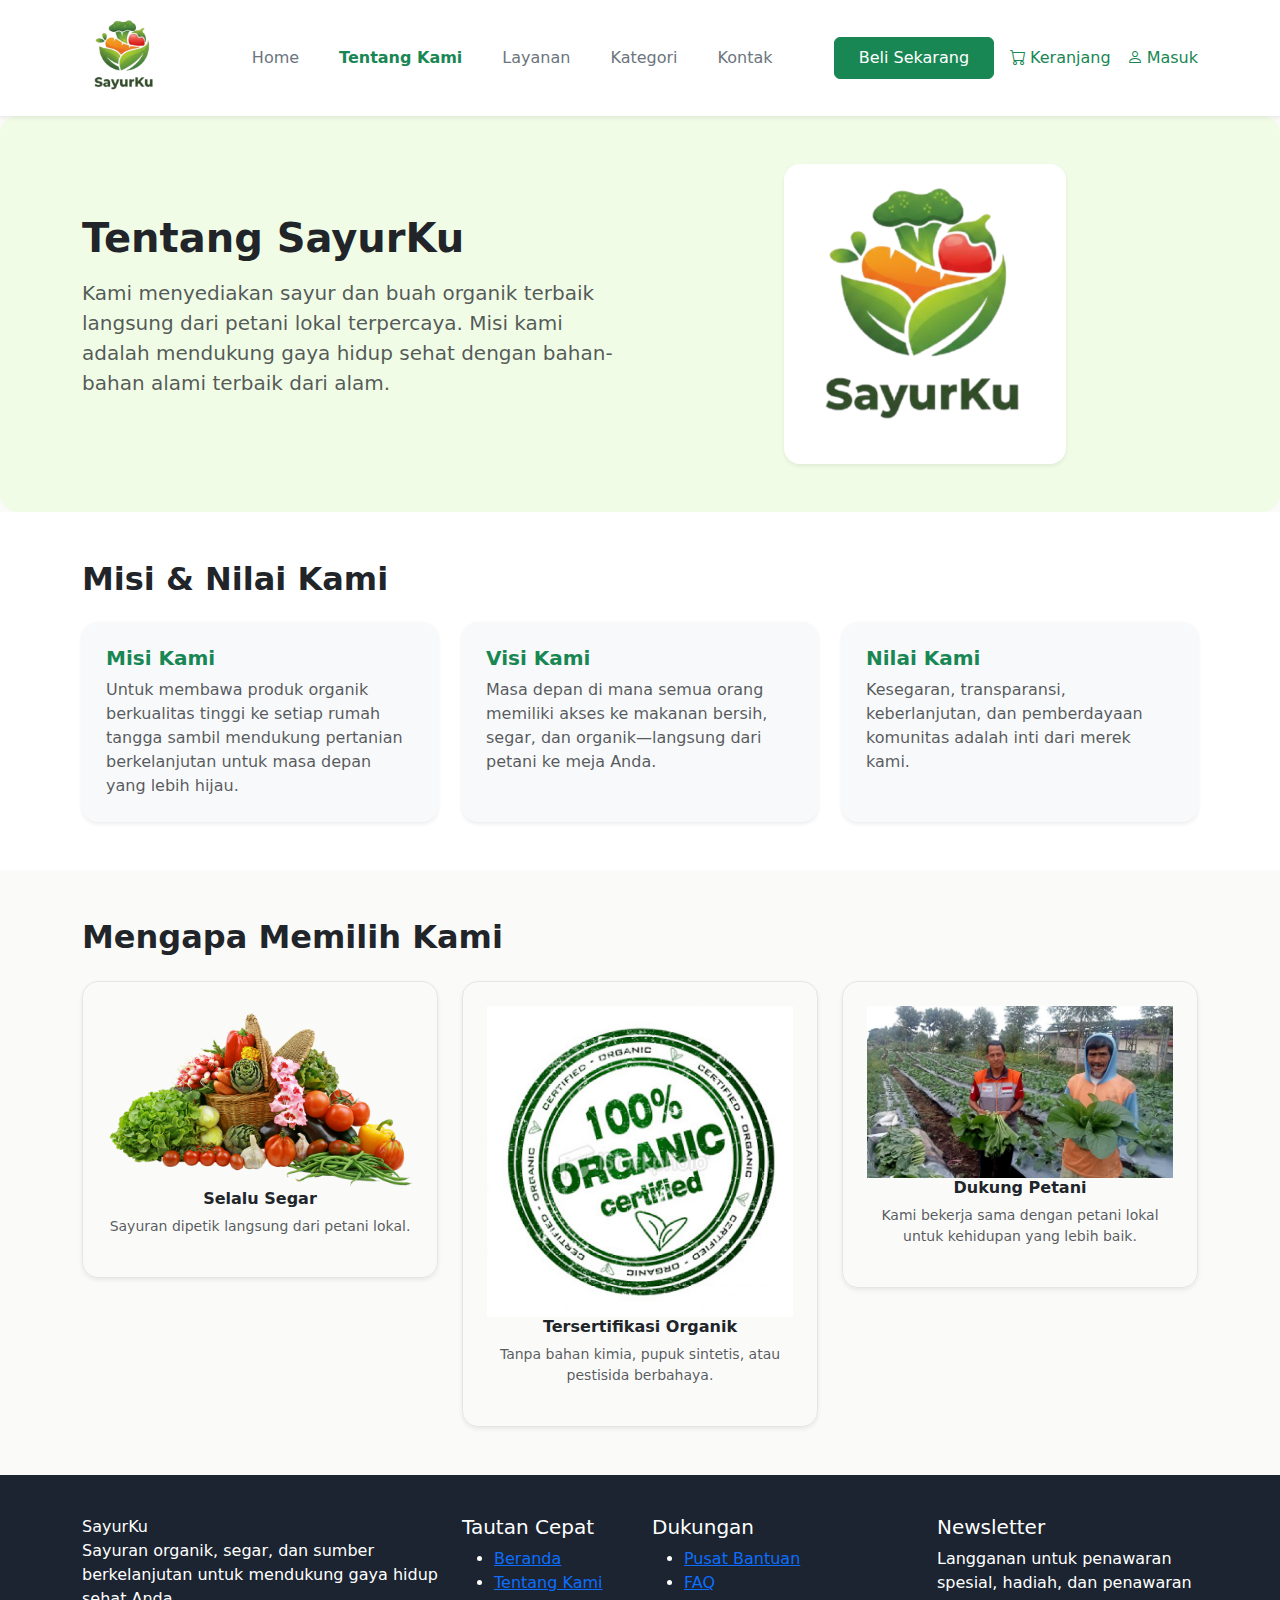
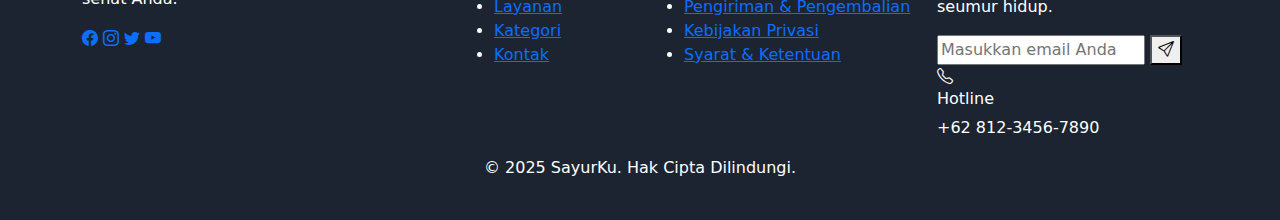
<file: about.html>
<!DOCTYPE html>
<html lang="en">
<head>
    <meta charset="UTF-8">
    <meta name="viewport" content="width=device-width, initial-scale=1.0">
    <title>Tentang Kami | SayurKu</title>

    <!-- Bootstrap CSS -->
  <link href="https://cdn.jsdelivr.net/npm/bootstrap@5.3.3/dist/css/bootstrap.min.css" rel="stylesheet" />
  <link rel="stylesheet" href="https://cdn.jsdelivr.net/npm/bootstrap-icons@1.11.1/font/bootstrap-icons.css" />
  <link rel="stylesheet" href="style.css" />
</head>

<body>

    <!-- NAVBAR COPY DARI HOMEPAGE -->
    <!-- NAVBAR -->
  <nav class="navbar navbar-expand-lg bg-white shadow-sm">
    <div class="container">
      <!-- Logo -->
      <a class="navbar-brand d-flex align-items-center" href="index.html">
        <img src="img/SayurKu-Logo.png" alt="Logo SayurKu" class="me-2" style="height:90px; width:auto;">
      </a>

      <!-- Toggler -->
      <button class="navbar-toggler" type="button" data-bs-toggle="collapse" data-bs-target="#mainNavbar">
        <span class="navbar-toggler-icon"></span>
      </button>

      <!-- Menu -->
      <div class="collapse navbar-collapse" id="mainNavbar">
        <!-- Middle nav -->
        <ul class="navbar-nav mx-auto mb-2 mb-lg-0 gap-lg-4">
          <li class="nav-item">
            <a class="nav-link text-secondary" href="index.html">Home</a>
          </li>
          <li class="nav-item">
            <a class="nav-link fw-semibold text-success" href="about.html">Tentang Kami</a>
          </li>
          <li class="nav-item">
            <a class="nav-link text-secondary" href="services.html">Layanan</a>
          </li>
          <li class="nav-item">
            <a class="nav-link text-secondary" href="categories.html">Kategori</a>
          </li>
          <li class="nav-item">
            <!-- aktif di sini -->
            <a class="nav-link text-secondary" href="contact.html">Kontak</a>
          </li>
        </ul>

        <!-- Right actions -->
        <div class="d-flex align-items-center gap-3">
          <a href="checkout.html" class="btn btn-success px-4 py-2 rounded-2">Beli Sekarang</a>

          <a href="checkout.html" class="d-flex align-items-center text-success text-decoration-none">
            <i class="bi bi-cart me-1"></i>
            <span>Keranjang</span>
          </a>

          <a href="login.html" class="d-flex align-items-center text-success text-decoration-none">
            <i class="bi bi-person me-1"></i>
            <span>Masuk</span>
          </a>
        </div>
      </div>
    </div>
  </nav>

    <!-- ABOUT HERO -->
    <section class="about-hero py-5">
        <div class="container">
            <div class="row align-items-center">

                <!-- Text -->
                <div class="col-lg-6">
                    <h1 class="fw-bold mb-3">Tentang SayurKu</h1>
                    <p class="text-muted fs-5">
                        Kami menyediakan sayur dan buah organik terbaik langsung dari petani lokal terpercaya.
                        Misi kami adalah mendukung gaya hidup sehat dengan bahan-bahan alami terbaik dari alam.
                    </p>
                </div>

                <!-- Image -->
                <div class="col-lg-6 text-center">
                    <img src="img/SayurKu-Logo.png" class="img-fluid rounded-4 shadow-sm" style="max-height: 300px; width: auto;" alt="Tentang Kami">
                </div>

            </div>
        </div>
    </section>

    <!-- MISI & NILAI -->
    <section class="py-5 bg-white">
        <div class="container">

            <h2 class="fw-bold mb-4">Misi & Nilai Kami</h2>

            <div class="row g-4">

                <div class="col-md-4">
                    <div class="p-4 rounded-4 shadow-sm bg-light h-100 d-flex flex-column">
                        <h5 class="fw-semibold mb-2 text-success">Misi Kami</h5>
                        <p class="text-muted mb-auto">
                            Untuk membawa produk organik berkualitas tinggi ke setiap rumah tangga sambil mendukung pertanian berkelanjutan untuk masa depan yang lebih hijau.
                        </p>
                    </div>
                </div>

                <div class="col-md-4">
                    <div class="p-4 rounded-4 shadow-sm bg-light h-100 d-flex flex-column">
                        <h5 class="fw-semibold mb-2 text-success">Visi Kami</h5>
                        <p class="text-muted mb-auto">
                            Masa depan di mana semua orang memiliki akses ke makanan bersih, segar, dan organik—langsung dari petani ke meja Anda.
                        </p>
                    </div>
                </div>

                <div class="col-md-4">
                    <div class="p-4 rounded-4 shadow-sm bg-light h-100 d-flex flex-column">
                        <h5 class="fw-semibold mb-2 text-success">Nilai Kami</h5>
                        <p class="text-muted mb-auto">
                            Kesegaran, transparansi, keberlanjutan, dan pemberdayaan komunitas adalah inti dari merek kami.
                        </p>
                    </div>
                </div>

            </div>
        </div>
    </section>

    <!-- MENGAPA MEMILIH KAMI -->
    <section class="py-5">
        <div class="container">
            <h2 class="fw-bold mb-4">Mengapa Memilih Kami</h2>

            <div class="row g-4">
                <div class="col-md-6 col-lg-4">
                    <div class="p-4 shadow-sm rounded-4 service-card text-center">
                        <img src="img/Vegetable_Basket_PNG_Picture.png" class="img-fluid" alt="Selalu Segar">
                        <div class="card-content">
                            <h6 class="fw-semibold">Selalu Segar</h6>
                            <p class="text-muted small">
                                Sayuran dipetik langsung dari petani lokal.
                            </p>
                        </div>
                    </div>
                </div>

                <div class="col-md-6 col-lg-4">
                    <div class="p-4 shadow-sm rounded-4 service-card text-center">
                        <img src="img/about/organik.jpg" class="img-fluid" alt="Tersertifikasi Organik">
                        <div class="card-content">
                            <h6 class="fw-semibold">Tersertifikasi Organik</h6>
                            <p class="text-muted small">
                                Tanpa bahan kimia, pupuk sintetis, atau pestisida berbahaya.
                            </p>
                        </div>
                    </div>
                </div>


                <div class="col-md-6 col-lg-4">
                    <div class="p-4 shadow-sm rounded-4 service-card text-center">
                        <img src="img/about/petani.jpg" class="img-fluid" alt="Dukung Petani">
                        <div class="card-content">
                            <h6 class="fw-semibold">Dukung Petani</h6>
                            <p class="text-muted small">
                                Kami bekerja sama dengan petani lokal untuk kehidupan yang lebih baik.
                            </p>
                        </div>
                    </div>
                </div>
            </div>

        </div>
    </section>

    <!-- FOOTER -->
    <footer>
        <div class="footer-top">
            <div class="container">
                <div class="row g-4">
                    <div class="col-lg-4 col-md-6 mb-4 mb-md-0">
                        <div class="footer-about">
                            <span class="footer-logo">SayurKu</span>
                            <p>
                                Sayuran organik, segar, dan sumber berkelanjutan untuk mendukung gaya hidup sehat Anda.
                            </p>
                            <div class="social-links">
                                <a href="#"><i class="bi bi-facebook"></i></a>
                                <a href="#"><i class="bi bi-instagram"></i></a>
                                <a href="#"><i class="bi bi-twitter"></i></a>
                                <a href="#"><i class="bi bi-youtube"></i></a>
                            </div>
                        </div>
                    </div>

                    <div class="col-lg-2 col-md-6 mb-4 mb-md-0">
                        <div class="footer-links">
                            <h5>Tautan Cepat</h5>
                            <ul>
                                <li><a href="index.html">Beranda</a></li>
                                <li><a href="about.html">Tentang Kami</a></li>
                                <li><a href="services.html">Layanan</a></li>
                                <li><a href="categories.html">Kategori</a></li>
                                <li><a href="contact.html">Kontak</a></li>
                            </ul>
                        </div>
                    </div>

                    <div class="col-lg-3 col-md-6 mb-4 mb-md-0">
                        <div class="footer-links">
                            <h5>Dukungan</h5>
                            <ul>
                                <li><a href="#">Pusat Bantuan</a></li>
                                <li><a href="#">FAQ</a></li>
                                <li><a href="#">Pengiriman & Pengembalian</a></li>
                                <li><a href="#">Kebijakan Privasi</a></li>
                                <li><a href="#">Syarat & Ketentuan</a></li>
                            </ul>
                        </div>
                    </div>

                    <div class="col-lg-3 col-md-6">
                        <div class="footer-subscribe">
                            <h5>Newsletter</h5>
                            <p>Langganan untuk penawaran spesial, hadiah, dan penawaran seumur hidup.</p>
                            <div class="subscribe-form">
                                <input type="email" placeholder="Masukkan email Anda">
                                <button type="submit"><i class="bi bi-send"></i></button>
                            </div>
                            <div class="footer-contact-item">
                                <div class="footer-contact-icon">
                                    <i class="bi bi-telephone"></i>
                                </div>
                                <div class="footer-contact-info">
                                    <h6>Hotline</h6>
                                    <p>+62 812-3456-7890</p>
                                </div>
                            </div>
                        </div>
                    </div>
                </div>
            </div>
        </div>

        <div class="footer-divider"></div>

        <div class="footer-bottom">
            <div class="container">
                <p class="text-center mb-0">
                    © 2025 SayurKu. Hak Cipta Dilindungi.
                </p>
            </div>
        </div>
    </footer>

    <script src="https://cdn.jsdelivr.net/npm/bootstrap@5.3.3/dist/js/bootstrap.bundle.min.js"></script>
</body>
</html>
</file>
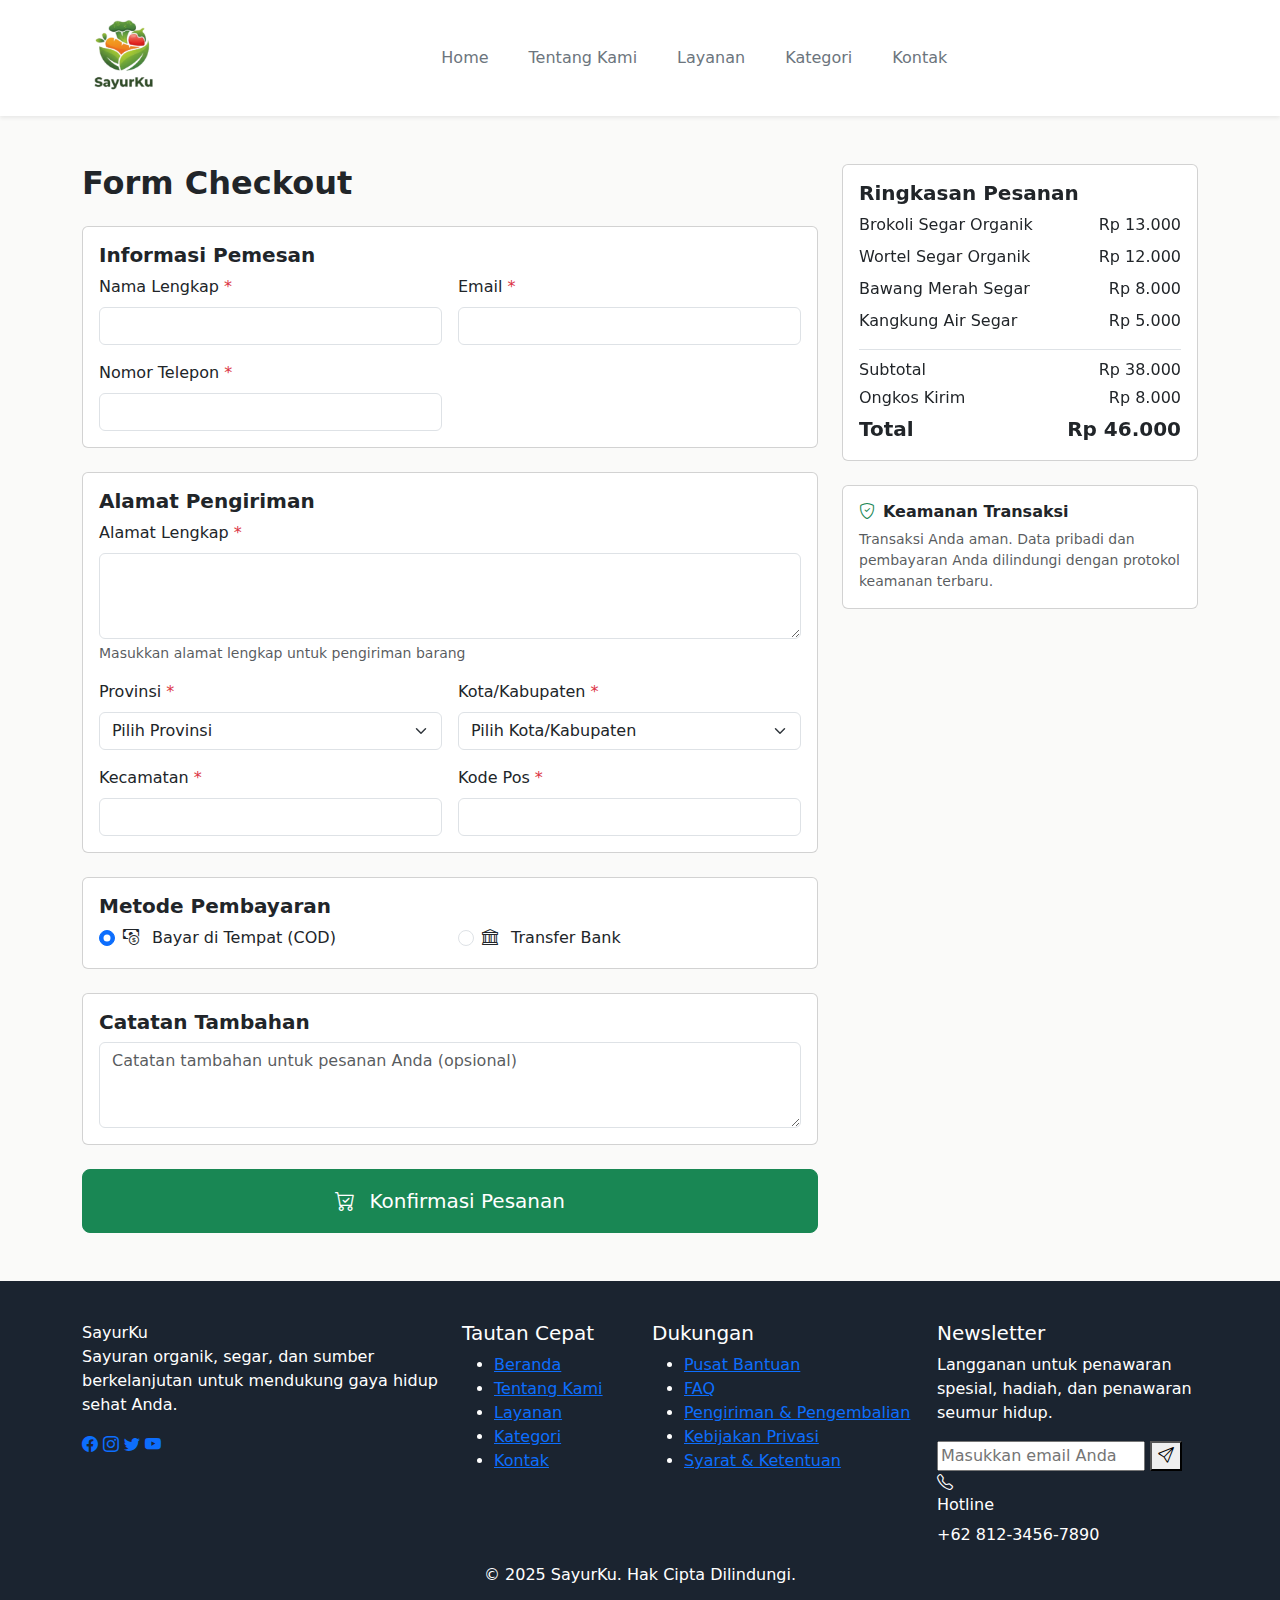
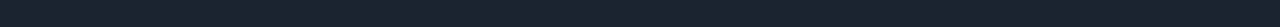
<file: checkout.html>
<!DOCTYPE html>
<html lang="en">
<head>
    <meta charset="UTF-8">
    <meta name="viewport" content="width=device-width, initial-scale=1.0">
    <title>Checkout - SayurKu</title>
    
    <!-- Bootstrap 5 CSS -->
    <link href="https://cdn.jsdelivr.net/npm/bootstrap@5.3.3/dist/css/bootstrap.min.css" rel="stylesheet">
    <link rel="stylesheet" href="https://cdn.jsdelivr.net/npm/bootstrap-icons@1.11.1/font/bootstrap-icons.css">
    <link rel="stylesheet" href="style.css">
</head>
<body>

    <!-- NAVBAR -->
    <nav class="navbar navbar-expand-lg bg-white shadow-sm">
        <div class="container">
            <!-- Logo -->
            <a class="navbar-brand d-flex align-items-center" href="index.html">
                <img src="img/SayurKu-Logo.png" alt="Logo SayurKu" class="me-2" style="height:90px; width:auto;">
            </a>

            <!-- Toggler -->
            <button class="navbar-toggler" type="button" data-bs-toggle="collapse" data-bs-target="#mainNavbar">
                <span class="navbar-toggler-icon"></span>
            </button>

            <!-- Menu -->
            <div class="collapse navbar-collapse" id="mainNavbar">
                <!-- Middle nav -->
                <ul class="navbar-nav mx-auto mb-2 mb-lg-0 gap-lg-4">
                    <li class="nav-item">
                        <a class="nav-link text-secondary" href="index.html">Home</a>
                    </li>
                    <li class="nav-item">
                        <a class="nav-link text-secondary" href="about.html">Tentang Kami</a>
                    </li>
                    <li class="nav-item">
                        <a class="nav-link text-secondary" href="services.html">Layanan</a>
                    </li>
                    <li class="nav-item">
                        <a class="nav-link text-secondary" href="categories.html">Kategori</a>
                    </li>
                    <li class="nav-item">
                        <a class="nav-link text-secondary" href="contact.html">Kontak</a>
                    </li>
                </ul>                
            </div>
        </div>
    </nav>

    <!-- CHECKOUT FORM -->
    <section class="py-5">
        <div class="container">
            <div class="row">
                <div class="col-lg-8">
                    <h2 class="fw-bold mb-4">Form Checkout</h2>
                    
                    <form id="checkoutForm">
                        <div class="card mb-4">
                            <div class="card-body">
                                <h5 class="card-title fw-bold">Informasi Pemesan</h5>
                                
                                <div class="row g-3">
                                    <div class="col-md-6">
                                        <label for="fullName" class="form-label">Nama Lengkap <span class="text-danger">*</span></label>
                                        <input type="text" class="form-control" id="fullName" name="fullName" required>
                                    </div>
                                    <div class="col-md-6">
                                        <label for="email" class="form-label">Email <span class="text-danger">*</span></label>
                                        <input type="email" class="form-control" id="email" name="email" required>
                                    </div>
                                    <div class="col-md-6">
                                        <label for="phone" class="form-label">Nomor Telepon <span class="text-danger">*</span></label>
                                        <input type="tel" class="form-control" id="phone" name="phone" required>
                                    </div>
                                </div>
                            </div>
                        </div>

                        <div class="card mb-4">
                            <div class="card-body">
                                <h5 class="card-title fw-bold">Alamat Pengiriman</h5>
                                
                                <div class="mb-3">
                                    <label for="address" class="form-label">Alamat Lengkap <span class="text-danger">*</span></label>
                                    <textarea class="form-control" id="address" name="address" rows="3" required></textarea>
                                    <div class="form-text">Masukkan alamat lengkap untuk pengiriman barang</div>
                                </div>
                                
                                <div class="row g-3">
                                    <div class="col-md-6">
                                        <label for="province" class="form-label">Provinsi <span class="text-danger">*</span></label>
                                        <select class="form-select" id="province" name="province" required>
                                            <option selected disabled>Pilih Provinsi</option>
                                            <option>Jawa Barat</option>
                                            <option>Jawa Tengah</option>
                                            <option>Jawa Timur</option>
                                            <option>DKI Jakarta</option>
                                            <option>Banten</option>
                                        </select>
                                    </div>
                                    <div class="col-md-6">
                                        <label for="city" class="form-label">Kota/Kabupaten <span class="text-danger">*</span></label>
                                        <select class="form-select" id="city" name="city" required>
                                            <option selected disabled>Pilih Kota/Kabupaten</option>
                                            <option>Bandung</option>
                                            <option>Bekasi</option>
                                            <option>Depok</option>
                                            <option>Tangerang</option>
                                        </select>
                                    </div>
                                    <div class="col-md-6">
                                        <label for="district" class="form-label">Kecamatan <span class="text-danger">*</span></label>
                                        <input type="text" class="form-control" id="district" name="district" required>
                                    </div>
                                    <div class="col-md-6">
                                        <label for="postalCode" class="form-label">Kode Pos <span class="text-danger">*</span></label>
                                        <input type="text" class="form-control" id="postalCode" name="postalCode" required>
                                    </div>
                                </div>
                            </div>
                        </div>

                        <div class="card mb-4">
                            <div class="card-body">
                                <h5 class="card-title fw-bold">Metode Pembayaran</h5>
                                
                                <div class="row g-3">
                                    <div class="col-md-6">
                                        <div class="form-check">
                                            <input class="form-check-input" type="radio" name="paymentMethod" id="cod" value="cod" checked>
                                            <label class="form-check-label" for="cod">
                                                <i class="bi bi-cash-coin me-2"></i>
                                                Bayar di Tempat (COD)
                                            </label>
                                        </div>
                                    </div>
                                    <div class="col-md-6">
                                        <div class="form-check">
                                            <input class="form-check-input" type="radio" name="paymentMethod" id="transfer" value="transfer">
                                            <label class="form-check-label" for="transfer">
                                                <i class="bi bi-bank me-2"></i>
                                                Transfer Bank
                                            </label>
                                        </div>
                                    </div>
                                </div>
                                
                                <div id="transferDetails" class="mt-3 d-none">
                                    <label for="bankAccount" class="form-label">Pilih Bank</label>
                                    <select class="form-select" id="bankAccount" name="bankAccount">
                                        <option selected>Pilih Bank</option>
                                        <option>BCA</option>
                                        <option>BNI</option>
                                        <option>BRI</option>
                                        <option>Mandiri</option>
                                        <option>Permata</option>
                                    </select>
                                    
                                    <div class="mt-3">
                                        <label for="accountNumber" class="form-label">Nomor Rekening</label>
                                        <input type="text" class="form-control" id="accountNumber" name="accountNumber">
                                    </div>
                                </div>
                            </div>
                        </div>

                        <div class="card mb-4">
                            <div class="card-body">
                                <h5 class="card-title fw-bold">Catatan Tambahan</h5>
                                <textarea class="form-control" id="notes" name="notes" rows="3" placeholder="Catatan tambahan untuk pesanan Anda (opsional)"></textarea>
                            </div>
                        </div>

                        <button type="submit" class="btn btn-success btn-lg w-100 py-3">
                            <i class="bi bi-cart-check me-2"></i>
                            Konfirmasi Pesanan
                        </button>
                    </form>
                </div>

                <div class="col-lg-4">
                    <div class="card sticky-top">
                        <div class="card-body">
                            <h5 class="card-title fw-bold">Ringkasan Pesanan</h5>
                            
                            <!-- Order Summary (Example Items) -->
                            <div class="order-summary mb-3">
                                <div class="d-flex justify-content-between mb-2">
                                    <span>Brokoli Segar Organik</span>
                                    <span>Rp 13.000</span>
                                </div>
                                <div class="d-flex justify-content-between mb-2">
                                    <span>Wortel Segar Organik</span>
                                    <span>Rp 12.000</span>
                                </div>
                                <div class="d-flex justify-content-between mb-2">
                                    <span>Bawang Merah Segar</span>
                                    <span>Rp 8.000</span>
                                </div>
                                <div class="d-flex justify-content-between">
                                    <span>Kangkung Air Segar</span>
                                    <span>Rp 5.000</span>
                                </div>
                            </div>
                            
                            <div class="border-top pt-2">
                                <div class="d-flex justify-content-between mb-1">
                                    <span>Subtotal</span>
                                    <span>Rp 38.000</span>
                                </div>
                                <div class="d-flex justify-content-between mb-1">
                                    <span>Ongkos Kirim</span>
                                    <span>Rp 8.000</span>
                                </div>
                                <div class="d-flex justify-content-between fw-bold fs-5">
                                    <span>Total</span>
                                    <span>Rp 46.000</span>
                                </div>
                            </div>
                        </div>
                    </div>
                    
                    <div class="card mt-4">
                        <div class="card-body">
                            <h6 class="card-title fw-bold"><i class="bi bi-shield-check text-success me-2"></i>Keamanan Transaksi</h6>
                            <p class="card-text small text-muted">
                                Transaksi Anda aman. Data pribadi dan pembayaran Anda dilindungi dengan protokol keamanan terbaru.
                            </p>
                        </div>
                    </div>
                </div>
            </div>
        </div>
    </section>

    <!-- FOOTER -->
    <footer>
        <div class="footer-top">
            <div class="container">
                <div class="row g-4">
                    <div class="col-lg-4 col-md-6 mb-4 mb-md-0">
                        <div class="footer-about">
                            <span class="footer-logo">SayurKu</span>
                            <p>
                                Sayuran organik, segar, dan sumber berkelanjutan untuk mendukung gaya hidup sehat Anda.
                            </p>
                            <div class="social-links">
                                <a href="#"><i class="bi bi-facebook"></i></a>
                                <a href="#"><i class="bi bi-instagram"></i></a>
                                <a href="#"><i class="bi bi-twitter"></i></a>
                                <a href="#"><i class="bi bi-youtube"></i></a>
                            </div>
                        </div>
                    </div>

                    <div class="col-lg-2 col-md-6 mb-4 mb-md-0">
                        <div class="footer-links">
                            <h5>Tautan Cepat</h5>
                            <ul>
                                <li><a href="index.html">Beranda</a></li>
                                <li><a href="about.html">Tentang Kami</a></li>
                                <li><a href="services.html">Layanan</a></li>
                                <li><a href="categories.html">Kategori</a></li>
                                <li><a href="contact.html">Kontak</a></li>
                            </ul>
                        </div>
                    </div>

                    <div class="col-lg-3 col-md-6 mb-4 mb-md-0">
                        <div class="footer-links">
                            <h5>Dukungan</h5>
                            <ul>
                                <li><a href="#">Pusat Bantuan</a></li>
                                <li><a href="#">FAQ</a></li>
                                <li><a href="#">Pengiriman & Pengembalian</a></li>
                                <li><a href="#">Kebijakan Privasi</a></li>
                                <li><a href="#">Syarat & Ketentuan</a></li>
                            </ul>
                        </div>
                    </div>

                    <div class="col-lg-3 col-md-6">
                        <div class="footer-subscribe">
                            <h5>Newsletter</h5>
                            <p>Langganan untuk penawaran spesial, hadiah, dan penawaran seumur hidup.</p>
                            <div class="subscribe-form">
                                <input type="email" placeholder="Masukkan email Anda">
                                <button type="submit"><i class="bi bi-send"></i></button>
                            </div>
                            <div class="footer-contact-item">
                                <div class="footer-contact-icon">
                                    <i class="bi bi-telephone"></i>
                                </div>
                                <div class="footer-contact-info">
                                    <h6>Hotline</h6>
                                    <p>+62 812-3456-7890</p>
                                </div>
                            </div>
                        </div>
                    </div>
                </div>
            </div>
        </div>

        <div class="footer-divider"></div>

        <div class="footer-bottom">
            <div class="container">
                <p class="text-center mb-0">
                    © 2025 SayurKu. Hak Cipta Dilindungi.
                </p>
            </div>
        </div>
    </footer>

    <!-- Bootstrap JS -->
    <script src="https://cdn.jsdelivr.net/npm/bootstrap@5.3.3/dist/js/bootstrap.bundle.min.js"></script>
    
    <script>
        // JavaScript untuk mengelola tampilan detail pembayaran
        document.addEventListener('DOMContentLoaded', function() {
            const paymentRadios = document.querySelectorAll('input[name="paymentMethod"]');
            const transferDetails = document.getElementById('transferDetails');
            
            paymentRadios.forEach(radio => {
                radio.addEventListener('change', function() {
                    if (this.value === 'transfer') {
                        transferDetails.classList.remove('d-none');
                    } else {
                        transferDetails.classList.add('d-none');
                    }
                });
            });
            
            // Validasi form saat submit
            document.getElementById('checkoutForm').addEventListener('submit', function(e) {
                e.preventDefault();
                
                // Validasi sederhana
                let isValid = true;
                const requiredFields = ['fullName', 'email', 'phone', 'address', 'province', 'city', 'district', 'postalCode'];
                
                requiredFields.forEach(field => {
                    const element = document.getElementById(field);
                    if (!element.value.trim()) {
                        element.classList.add('is-invalid');
                        isValid = false;
                    } else {
                        element.classList.remove('is-invalid');
                    }
                });
                
                if (isValid) {
                    alert('Pesanan Anda telah berhasil dikonfirmasi! Terima kasih telah berbelanja di SayurKu.');
                    // Di sini Anda bisa menambahkan logika untuk mengirim data ke server
                } else {
                    alert('Silakan lengkapi semua field yang wajib diisi.');
                }
            });
        });
    </script>
</body>
</html>
</file>
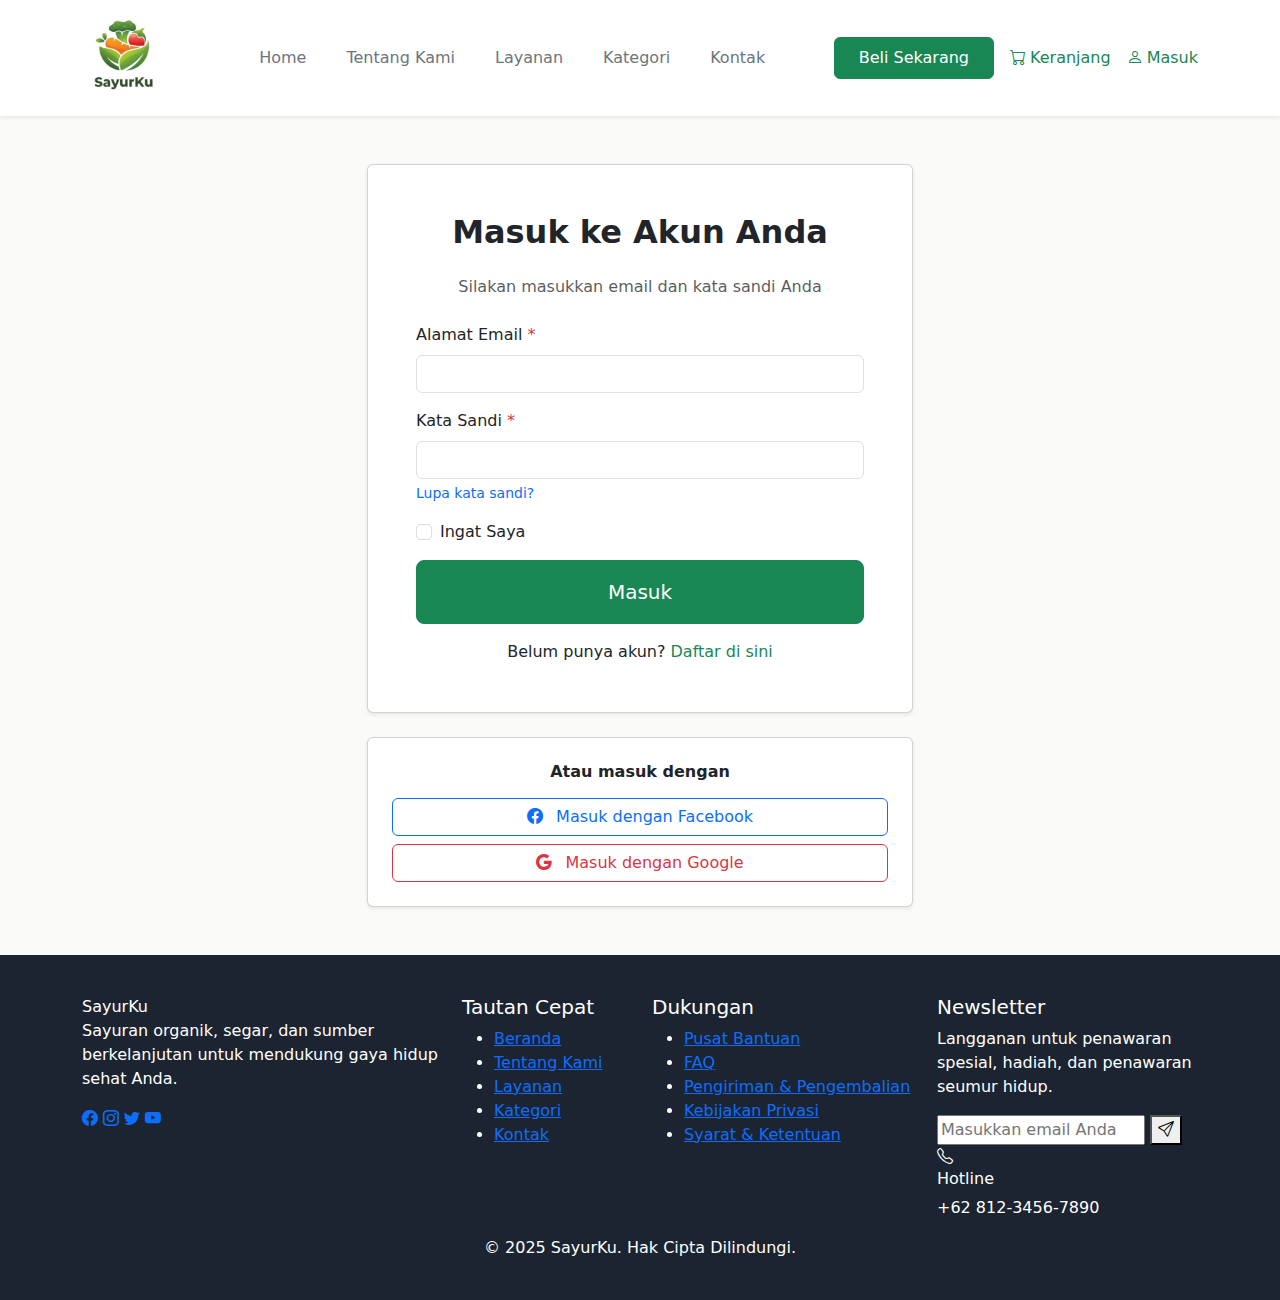
<file: login.html>
<!DOCTYPE html>
<html lang="en">
<head>
    <meta charset="UTF-8">
    <meta name="viewport" content="width=device-width, initial-scale=1.0">
    <title>Login - SayurKu</title>
    
    <!-- Bootstrap 5 CSS -->
    <link href="https://cdn.jsdelivr.net/npm/bootstrap@5.3.3/dist/css/bootstrap.min.css" rel="stylesheet">
    <link rel="stylesheet" href="https://cdn.jsdelivr.net/npm/bootstrap-icons@1.11.1/font/bootstrap-icons.css">
    <link rel="stylesheet" href="style.css">
</head>
<body>

    <!-- NAVBAR -->
    <nav class="navbar navbar-expand-lg bg-white shadow-sm">
        <div class="container">
            <!-- Logo -->
            <a class="navbar-brand d-flex align-items-center" href="index.html">
                <img src="img/SayurKu-Logo.png" alt="Logo SayurKu" class="me-2" style="height:90px; width:auto;">
            </a>

            <!-- Toggler -->
            <button class="navbar-toggler" type="button" data-bs-toggle="collapse" data-bs-target="#mainNavbar">
                <span class="navbar-toggler-icon"></span>
            </button>

            <!-- Menu -->
            <div class="collapse navbar-collapse" id="mainNavbar">
                <!-- Middle nav -->
                <ul class="navbar-nav mx-auto mb-2 mb-lg-0 gap-lg-4">
                    <li class="nav-item">
                        <a class="nav-link text-secondary" href="index.html">Home</a>
                    </li>
                    <li class="nav-item">
                        <a class="nav-link text-secondary" href="about.html">Tentang Kami</a>
                    </li>
                    <li class="nav-item">
                        <a class="nav-link text-secondary" href="services.html">Layanan</a>
                    </li>
                    <li class="nav-item">
                        <a class="nav-link text-secondary" href="categories.html">Kategori</a>
                    </li>
                    <li class="nav-item">
                        <a class="nav-link text-secondary" href="contact.html">Kontak</a>
                    </li>
                </ul>

                <!-- Right actions -->
                <div class="d-flex align-items-center gap-3">
                    <a href="checkout.html" class="btn btn-success px-4 py-2 rounded-2">Beli Sekarang</a>

                    <a href="checkout.html" class="d-flex align-items-center text-success text-decoration-none">
                        <i class="bi bi-cart me-1"></i>
                        <span>Keranjang</span>
                    </a>

                    <a href="login.html" class="d-flex align-items-center text-success text-decoration-none">
                        <i class="bi bi-person me-1"></i>
                        <span>Masuk</span>
                    </a>
                </div>
            </div>
        </div>
    </nav>

    <!-- LOGIN FORM -->
    <section class="py-5">
        <div class="container">
            <div class="row justify-content-center">
                <div class="col-lg-6 col-md-8">
                    <div class="card shadow-sm">
                        <div class="card-body p-5">
                            <h2 class="text-center fw-bold mb-4">Masuk ke Akun Anda</h2>
                            <p class="text-center text-muted mb-4">Silakan masukkan email dan kata sandi Anda</p>
                            
                            <form id="loginForm">
                                <div class="mb-3">
                                    <label for="email" class="form-label">Alamat Email <span class="text-danger">*</span></label>
                                    <input type="email" class="form-control" id="email" name="email" required>
                                    <div class="invalid-feedback">
                                        Silakan masukkan alamat email yang valid.
                                    </div>
                                </div>
                                
                                <div class="mb-3">
                                    <label for="password" class="form-label">Kata Sandi <span class="text-danger">*</span></label>
                                    <input type="password" class="form-control" id="password" name="password" required>
                                    <div class="invalid-feedback">
                                        Silakan masukkan kata sandi Anda.
                                    </div>
                                    <div class="form-text">
                                        <a href="#" class="text-decoration-none">Lupa kata sandi?</a>
                                    </div>
                                </div>
                                
                                <div class="mb-3 form-check">
                                    <input type="checkbox" class="form-check-input" id="rememberMe">
                                    <label class="form-check-label" for="rememberMe">Ingat Saya</label>
                                </div>
                                
                                <button type="submit" class="btn btn-success btn-lg w-100 py-3 mb-3">
                                    Masuk
                                </button>
                                
                                <div class="text-center">
                                    <p class="mb-0">Belum punya akun? <a href="register.html" class="text-success text-decoration-none">Daftar di sini</a></p>
                                </div>
                            </form>
                        </div>
                    </div>
                    
                    <!-- Social Login -->
                    <div class="card mt-4 shadow-sm">
                        <div class="card-body p-4">
                            <h6 class="text-center fw-bold mb-3">Atau masuk dengan</h6>
                            <div class="d-grid gap-2">
                                <button class="btn btn-outline-primary">
                                    <i class="bi bi-facebook me-2"></i>
                                    Masuk dengan Facebook
                                </button>
                                <button class="btn btn-outline-danger">
                                    <i class="bi bi-google me-2"></i>
                                    Masuk dengan Google
                                </button>
                            </div>
                        </div>
                    </div>
                </div>
            </div>
        </div>
    </section>

    <!-- FOOTER -->
    <footer>
        <div class="footer-top">
            <div class="container">
                <div class="row g-4">
                    <div class="col-lg-4 col-md-6 mb-4 mb-md-0">
                        <div class="footer-about">
                            <span class="footer-logo">SayurKu</span>
                            <p>
                                Sayuran organik, segar, dan sumber berkelanjutan untuk mendukung gaya hidup sehat Anda.
                            </p>
                            <div class="social-links">
                                <a href="#"><i class="bi bi-facebook"></i></a>
                                <a href="#"><i class="bi bi-instagram"></i></a>
                                <a href="#"><i class="bi bi-twitter"></i></a>
                                <a href="#"><i class="bi bi-youtube"></i></a>
                            </div>
                        </div>
                    </div>

                    <div class="col-lg-2 col-md-6 mb-4 mb-md-0">
                        <div class="footer-links">
                            <h5>Tautan Cepat</h5>
                            <ul>
                                <li><a href="index.html">Beranda</a></li>
                                <li><a href="about.html">Tentang Kami</a></li>
                                <li><a href="services.html">Layanan</a></li>
                                <li><a href="categories.html">Kategori</a></li>
                                <li><a href="contact.html">Kontak</a></li>
                            </ul>
                        </div>
                    </div>

                    <div class="col-lg-3 col-md-6 mb-4 mb-md-0">
                        <div class="footer-links">
                            <h5>Dukungan</h5>
                            <ul>
                                <li><a href="#">Pusat Bantuan</a></li>
                                <li><a href="#">FAQ</a></li>
                                <li><a href="#">Pengiriman & Pengembalian</a></li>
                                <li><a href="#">Kebijakan Privasi</a></li>
                                <li><a href="#">Syarat & Ketentuan</a></li>
                            </ul>
                        </div>
                    </div>

                    <div class="col-lg-3 col-md-6">
                        <div class="footer-subscribe">
                            <h5>Newsletter</h5>
                            <p>Langganan untuk penawaran spesial, hadiah, dan penawaran seumur hidup.</p>
                            <div class="subscribe-form">
                                <input type="email" placeholder="Masukkan email Anda">
                                <button type="submit"><i class="bi bi-send"></i></button>
                            </div>
                            <div class="footer-contact-item">
                                <div class="footer-contact-icon">
                                    <i class="bi bi-telephone"></i>
                                </div>
                                <div class="footer-contact-info">
                                    <h6>Hotline</h6>
                                    <p>+62 812-3456-7890</p>
                                </div>
                            </div>
                        </div>
                    </div>
                </div>
            </div>
        </div>

        <div class="footer-divider"></div>

        <div class="footer-bottom">
            <div class="container">
                <p class="text-center mb-0">
                    © 2025 SayurKu. Hak Cipta Dilindungi.
                </p>
            </div>
        </div>
    </footer>

    <!-- Bootstrap JS -->
    <script src="https://cdn.jsdelivr.net/npm/bootstrap@5.3.3/dist/js/bootstrap.bundle.min.js"></script>
</body>
</html>
</file>
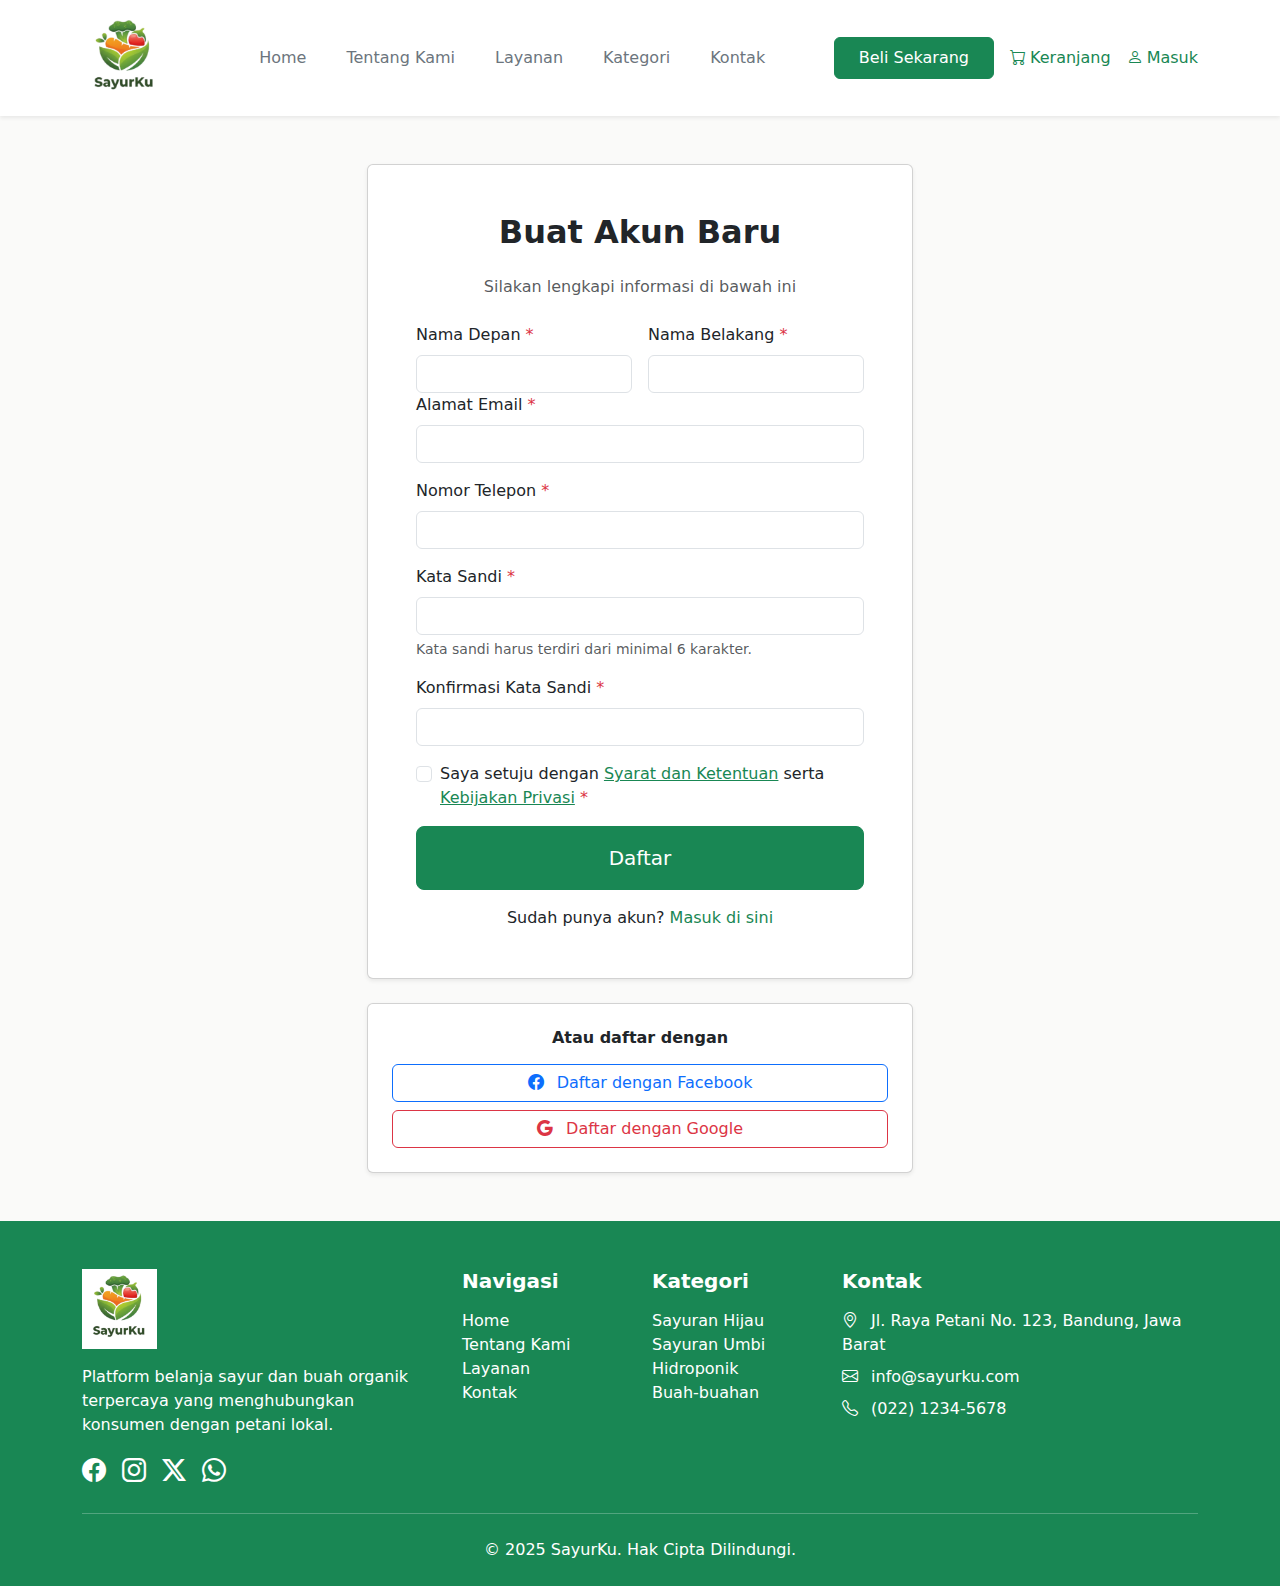
<file: register.html>
<!DOCTYPE html>
<html lang="en">
<head>
    <meta charset="UTF-8">
    <meta name="viewport" content="width=device-width, initial-scale=1.0">
    <title>Daftar - SayurKu</title>
    
    <!-- Bootstrap 5 CSS -->
    <link href="https://cdn.jsdelivr.net/npm/bootstrap@5.3.3/dist/css/bootstrap.min.css" rel="stylesheet">
    <link rel="stylesheet" href="https://cdn.jsdelivr.net/npm/bootstrap-icons@1.11.1/font/bootstrap-icons.css">
    <link rel="stylesheet" href="style.css">
</head>
<body>

    <!-- NAVBAR -->
    <nav class="navbar navbar-expand-lg bg-white shadow-sm">
        <div class="container">
            <!-- Logo -->
            <a class="navbar-brand d-flex align-items-center" href="index.html">
                <img src="img/SayurKu-Logo.png" alt="Logo SayurKu" class="me-2" style="height:90px; width:auto;">
            </a>

            <!-- Toggler -->
            <button class="navbar-toggler" type="button" data-bs-toggle="collapse" data-bs-target="#mainNavbar">
                <span class="navbar-toggler-icon"></span>
            </button>

            <!-- Menu -->
            <div class="collapse navbar-collapse" id="mainNavbar">
                <!-- Middle nav -->
                <ul class="navbar-nav mx-auto mb-2 mb-lg-0 gap-lg-4">
                    <li class="nav-item">
                        <a class="nav-link text-secondary" href="index.html">Home</a>
                    </li>
                    <li class="nav-item">
                        <a class="nav-link text-secondary" href="about.html">Tentang Kami</a>
                    </li>
                    <li class="nav-item">
                        <a class="nav-link text-secondary" href="services.html">Layanan</a>
                    </li>
                    <li class="nav-item">
                        <a class="nav-link text-secondary" href="categories.html">Kategori</a>
                    </li>
                    <li class="nav-item">
                        <a class="nav-link text-secondary" href="contact.html">Kontak</a>
                    </li>
                </ul>

                <!-- Right actions -->
                <div class="d-flex align-items-center gap-3">
                    <a href="checkout.html" class="btn btn-success px-4 py-2 rounded-2">Beli Sekarang</a>

                    <a href="checkout.html" class="d-flex align-items-center text-success text-decoration-none">
                        <i class="bi bi-cart me-1"></i>
                        <span>Keranjang</span>
                    </a>

                    <a href="login.html" class="d-flex align-items-center text-success text-decoration-none">
                        <i class="bi bi-person me-1"></i>
                        <span>Masuk</span>
                    </a>
                </div>
            </div>
        </div>
    </nav>

    <!-- REGISTRATION FORM -->
    <section class="py-5">
        <div class="container">
            <div class="row justify-content-center">
                <div class="col-lg-6 col-md-8">
                    <div class="card shadow-sm">
                        <div class="card-body p-5">
                            <h2 class="text-center fw-bold mb-4">Buat Akun Baru</h2>
                            <p class="text-center text-muted mb-4">Silakan lengkapi informasi di bawah ini</p>
                            
                            <form id="registerForm">
                                <div class="row g-3">
                                    <div class="col-md-6">
                                        <label for="firstName" class="form-label">Nama Depan <span class="text-danger">*</span></label>
                                        <input type="text" class="form-control" id="firstName" name="firstName" required>
                                        <div class="invalid-feedback">
                                            Silakan masukkan nama depan Anda.
                                        </div>
                                    </div>
                                    <div class="col-md-6">
                                        <label for="lastName" class="form-label">Nama Belakang <span class="text-danger">*</span></label>
                                        <input type="text" class="form-control" id="lastName" name="lastName" required>
                                        <div class="invalid-feedback">
                                            Silakan masukkan nama belakang Anda.
                                        </div>
                                    </div>
                                </div>
                                
                                <div class="mb-3">
                                    <label for="registerEmail" class="form-label">Alamat Email <span class="text-danger">*</span></label>
                                    <input type="email" class="form-control" id="registerEmail" name="email" required>
                                    <div class="invalid-feedback">
                                        Silakan masukkan alamat email yang valid.
                                    </div>
                                </div>
                                
                                <div class="mb-3">
                                    <label for="registerPhone" class="form-label">Nomor Telepon <span class="text-danger">*</span></label>
                                    <input type="tel" class="form-control" id="registerPhone" name="phone" required>
                                    <div class="invalid-feedback">
                                        Silakan masukkan nomor telepon Anda.
                                    </div>
                                </div>
                                
                                <div class="mb-3">
                                    <label for="registerPassword" class="form-label">Kata Sandi <span class="text-danger">*</span></label>
                                    <input type="password" class="form-control" id="registerPassword" name="password" required>
                                    <div class="invalid-feedback">
                                        Silakan masukkan kata sandi minimal 6 karakter.
                                    </div>
                                    <div class="form-text">
                                        Kata sandi harus terdiri dari minimal 6 karakter.
                                    </div>
                                </div>
                                
                                <div class="mb-3">
                                    <label for="confirmPassword" class="form-label">Konfirmasi Kata Sandi <span class="text-danger">*</span></label>
                                    <input type="password" class="form-control" id="confirmPassword" name="confirmPassword" required>
                                    <div class="invalid-feedback">
                                        Kata sandi tidak cocok.
                                    </div>
                                </div>
                                
                                <div class="mb-3 form-check">
                                    <input type="checkbox" class="form-check-input" id="terms" name="terms" required>
                                    <label class="form-check-label" for="terms">Saya setuju dengan <a href="#" class="text-success">Syarat dan Ketentuan</a> serta <a href="#" class="text-success">Kebijakan Privasi</a> <span class="text-danger">*</span></label>
                                    <div class="invalid-feedback">
                                        Anda harus menyetujui syarat dan ketentuan.
                                    </div>
                                </div>
                                
                                <button type="submit" class="btn btn-success btn-lg w-100 py-3 mb-3">
                                    Daftar
                                </button>
                                
                                <div class="text-center">
                                    <p class="mb-0">Sudah punya akun? <a href="login.html" class="text-success text-decoration-none">Masuk di sini</a></p>
                                </div>
                            </form>
                        </div>
                    </div>
                    
                    <!-- Social Registration -->
                    <div class="card mt-4 shadow-sm">
                        <div class="card-body p-4">
                            <h6 class="text-center fw-bold mb-3">Atau daftar dengan</h6>
                            <div class="d-grid gap-2">
                                <button class="btn btn-outline-primary">
                                    <i class="bi bi-facebook me-2"></i>
                                    Daftar dengan Facebook
                                </button>
                                <button class="btn btn-outline-danger">
                                    <i class="bi bi-google me-2"></i>
                                    Daftar dengan Google
                                </button>
                            </div>
                        </div>
                    </div>
                </div>
            </div>
        </div>
    </section>

    <!-- FOOTER -->
    <footer class="bg-success text-white pt-5 pb-4">
        <div class="container">
            <div class="row">
                <!-- Logo dan Deskripsi -->
                <div class="col-lg-4 mb-4 mb-lg-0">
                    <div class="d-flex align-items-center mb-3">
                        <img src="img/SayurKu-Logo.png" alt="Logo SayurKu" class="img-fluid me-2" style="height:80px; width:auto;">
                    </div>
                    <p class="mb-3">
                        Platform belanja sayur dan buah organik terpercaya yang menghubungkan konsumen dengan petani lokal.
                    </p>
                    <div class="d-flex gap-3">
                        <a href="#" class="text-white text-decoration-none fs-4">
                            <i class="bi bi-facebook"></i>
                        </a>
                        <a href="#" class="text-white text-decoration-none fs-4">
                            <i class="bi bi-instagram"></i>
                        </a>
                        <a href="#" class="text-white text-decoration-none fs-4">
                            <i class="bi bi-twitter-x"></i>
                        </a>
                        <a href="#" class="text-white text-decoration-none fs-4">
                            <i class="bi bi-whatsapp"></i>
                        </a>
                    </div>
                </div>

                <!-- Link Navigasi -->
                <div class="col-lg-2 col-md-4 mb-4 mb-lg-0">
                    <h5 class="fw-bold mb-3">Navigasi</h5>
                    <ul class="list-unstyled">
                        <li><a href="index.html" class="text-white text-decoration-none">Home</a></li>
                        <li><a href="about.html" class="text-white text-decoration-none">Tentang Kami</a></li>
                        <li><a href="services.html" class="text-white text-decoration-none">Layanan</a></li>
                        <li><a href="contact.html" class="text-white text-decoration-none">Kontak</a></li>
                    </ul>
                </div>

                <!-- Kategori -->
                <div class="col-lg-2 col-md-4 mb-4 mb-lg-0">
                    <h5 class="fw-bold mb-3">Kategori</h5>
                    <ul class="list-unstyled">
                        <li><a href="#" class="text-white text-decoration-none">Sayuran Hijau</a></li>
                        <li><a href="#" class="text-white text-decoration-none">Sayuran Umbi</a></li>
                        <li><a href="#" class="text-white text-decoration-none">Hidroponik</a></li>
                        <li><a href="#" class="text-white text-decoration-none">Buah-buahan</a></li>
                    </ul>
                </div>

                <!-- Kontak -->
                <div class="col-lg-4 col-md-4">
                    <h5 class="fw-bold mb-3">Kontak</h5>
                    <ul class="list-unstyled">
                        <li class="mb-2">
                            <i class="bi bi-geo-alt me-2"></i>
                            <span>Jl. Raya Petani No. 123, Bandung, Jawa Barat</span>
                        </li>
                        <li class="mb-2">
                            <i class="bi bi-envelope me-2"></i>
                            <span>info@sayurku.com</span>
                        </li>
                        <li class="mb-2">
                            <i class="bi bi-telephone me-2"></i>
                            <span>(022) 1234-5678</span>
                        </li>
                    </ul>
                </div>
            </div>
            
            <hr class="my-4">
            
            <div class="text-center">
                <p class="mb-0">&copy; 2025 SayurKu. Hak Cipta Dilindungi.</p>
            </div>
        </div>
    </footer>

    <!-- Bootstrap JS -->
    <script src="https://cdn.jsdelivr.net/npm/bootstrap@5.3.3/dist/js/bootstrap.bundle.min.js"></script>
    
    <script>
        // JavaScript validation for registration form
        document.addEventListener('DOMContentLoaded', function() {
            const registerForm = document.getElementById('registerForm');
            
            registerForm.addEventListener('submit', function(e) {
                e.preventDefault();
                
                const firstName = document.getElementById('firstName').value;
                const lastName = document.getElementById('lastName').value;
                const email = document.getElementById('registerEmail').value;
                const phone = document.getElementById('registerPhone').value;
                const password = document.getElementById('registerPassword').value;
                const confirmPassword = document.getElementById('confirmPassword').value;
                const terms = document.getElementById('terms').checked;
                
                // Simple validation
                let isValid = true;
                
                // Validate first name
                if (!firstName) {
                    document.getElementById('firstName').classList.add('is-invalid');
                    isValid = false;
                } else {
                    document.getElementById('firstName').classList.remove('is-invalid');
                }
                
                // Validate last name
                if (!lastName) {
                    document.getElementById('lastName').classList.add('is-invalid');
                    isValid = false;
                } else {
                    document.getElementById('lastName').classList.remove('is-invalid');
                }
                
                // Validate email
                if (!email) {
                    document.getElementById('registerEmail').classList.add('is-invalid');
                    isValid = false;
                } else {
                    document.getElementById('registerEmail').classList.remove('is-invalid');
                }
                
                // Validate phone
                if (!phone) {
                    document.getElementById('registerPhone').classList.add('is-invalid');
                    isValid = false;
                } else {
                    document.getElementById('registerPhone').classList.remove('is-invalid');
                }
                
                // Validate password
                if (!password || password.length < 6) {
                    document.getElementById('registerPassword').classList.add('is-invalid');
                    isValid = false;
                } else {
                    document.getElementById('registerPassword').classList.remove('is-invalid');
                }
                
                // Validate confirm password
                if (!confirmPassword || password !== confirmPassword) {
                    document.getElementById('confirmPassword').classList.add('is-invalid');
                    isValid = false;
                } else {
                    document.getElementById('confirmPassword').classList.remove('is-invalid');
                }
                
                // Validate terms
                if (!terms) {
                    document.getElementById('terms').classList.add('is-invalid');
                    isValid = false;
                } else {
                    document.getElementById('terms').classList.remove('is-invalid');
                }
                
                if (isValid) {
                    // In a real application, you would send the data to a server
                    alert('Registrasi berhasil! Akun Anda telah dibuat.');
                    // Here you would typically redirect the user to login page
                    // window.location.href = 'login.html';
                }
            });
            
            // Clear validation on input
            document.getElementById('firstName').addEventListener('input', function() {
                this.classList.remove('is-invalid');
            });
            
            document.getElementById('lastName').addEventListener('input', function() {
                this.classList.remove('is-invalid');
            });
            
            document.getElementById('registerEmail').addEventListener('input', function() {
                this.classList.remove('is-invalid');
            });
            
            document.getElementById('registerPhone').addEventListener('input', function() {
                this.classList.remove('is-invalid');
            });
            
            document.getElementById('registerPassword').addEventListener('input', function() {
                this.classList.remove('is-invalid');
                // Also check confirm password when password changes
                const confirmPassword = document.getElementById('confirmPassword').value;
                if (confirmPassword) {
                    const password = this.value;
                    if (password !== confirmPassword) {
                        document.getElementById('confirmPassword').classList.add('is-invalid');
                    } else {
                        document.getElementById('confirmPassword').classList.remove('is-invalid');
                    }
                }
            });
            
            document.getElementById('confirmPassword').addEventListener('input', function() {
                this.classList.remove('is-invalid');
                const password = document.getElementById('registerPassword').value;
                const confirmPassword = this.value;
                if (password !== confirmPassword) {
                    this.classList.add('is-invalid');
                } else {
                    this.classList.remove('is-invalid');
                }
            });
            
            document.getElementById('terms').addEventListener('change', function() {
                this.classList.remove('is-invalid');
            });
        });
    </script>
</body>
</html>
</file>
<file: style.css>
body {
  font-family: system-ui, -apple-system, BlinkMacSystemFont, "Segoe UI",
    sans-serif;
  background-color: #fafaf9;
}

.category-icon {
  width: 80px;
  height: 80px;
}

footer {
  background-color: #1b2430;
  color: #ffffff;
  padding: 40px 0;
}

.title-underline {
  width: 100px;
  height: 3px;
  background-color: #84cc16;
}

/* ================= POPULAR CATEGORIES =================== */
.popular-categories .title-underline {
  width: 120px;
  height: 3px;
  background-color: #84cc16;
}

.apple-splash {
  max-width: 380px;
  width: 100%;
  margin-left: auto;
  display: block;
  margin-left: -40px;
  margin-top: -20px;
}

.popular-categories .row {
  align-items: center !important;
}

.categories-track {
  overflow-x: auto;
  padding-bottom: 8px;
}

.categories-track::-webkit-scrollbar {
  display: none;
}

.categories-track {
  -ms-overflow-style: none;
  scrollbar-width: none;
}

.category-card {
  min-width: 260px;
  border-radius: 18px;
  padding: 16px 20px;
  box-shadow: 0 10px 25px rgba(0, 0, 0, 0.08);
  flex: 0 0 auto;
}

.bg-category-1 {
  background-color: #7dd3fc;
}

.bg-category-2 {
  background-color: #fb923c;
}

.bg-category-3 {
  background-color: #22c55e;
}

.bg-category-4 {
  background-color: #f97373;
}

.category-img {
  width: 70px;
  height: auto;
  object-fit: contain;
}

.nav-round-btn {
  width: 40px;
  height: 40px;
  border-radius: 999px;
  border: 1px solid #84cc16;
  display: flex;
  align-items: center;
  justify-content: center;
  padding: 0;
  background-color: #e4f7c5;
  font-weight: bold;
  transition: background-color 0.3s ease, border-color 0.3s ease;
}

.nav-round-btn:hover {
  background-color: #7bbd4a; /* Darker green on hover */
  border-color: #6ba534; /* Darker border on hover */
}

/* =============== TRENDING PRODUCT =============== */
 .trending-section {
  background-image: url("img/bg-trending-product.png"); 
  background-size: cover;       /* gambar menutupi area section */
  background-repeat: no-repeat; /* tidak mengulang */
  background-position: center;  /* gambar posisinya tepat */
  padding: 60px 0;
}


.trending-title {
  font-weight: 700;
  margin-bottom: 35px;
}

.trending-card {
  border-radius: 18px;
  overflow: hidden;
  border: none;
  height: 180px;
  position: relative;
  box-shadow: 0 8px 20px rgba(0,0,0,0.08);
}

.trending-card .bg-image {
  position: absolute;
  inset: 0;
  background-size: cover;
  background-position: center;
  filter: brightness(0.9);
}

.trending-card .overlay {
  position: relative;
  z-index: 2;
  height: 100%;
  padding: 20px;
  display: flex;
  flex-direction: column;
  justify-content: space-between;
  background: linear-gradient(rgba(0, 0, 0, 0.4), rgba(0, 0, 0, 0.1)); /* Semi-transparent background for better text readability */
  color: #ffffff; /* Ensure white text for readability over dark background */
}

.trending-card .overlay h5 {
  color: #ffffff; /* Ensure text is white for readability */
  position: relative;
  z-index: 3; /* Ensure text is above the gradient */
}

.btn-shop {
  background-color: #28a745;
  border: none;
  padding: 6px 16px;
  border-radius: 20px;
  color: white;
  font-weight: 500;
  transition: background-color 0.3s ease; /* Add transition for smooth hover effect */
}

.btn-shop:hover {
  background-color: #1e7e34; /* Darker green on hover */
  color: white; /* Ensure text remains white */
}

/* ================== Best Selling Items ================ */
.best-selling-section {
  background-color: #ffffff;
}

/* Card produk */
.card.product-card,
.product-card {
  border-radius: 8px;
  border: 1px solid #28a745;
  box-shadow: 0 6px 10px rgba(0, 0, 0, 0.06);
  transition: transform 0.15s ease, box-shadow 0.15s ease;
  background-color: #ffffff; /* Ensure a white background for better text readability */
  color: #000000; /* Ensure dark text for readability */
}

.card.product-card:hover,
.product-card:hover {
  transform: translateY(-3px);
  box-shadow: 0 10px 20px rgba(0,0,0,0.1);
}

/* Badge -25% */
.discount-badge {
  position: absolute;
  right: 16px;
  top: 12px;
  background-color: #28a745;
  color: #fff;
  border-radius: 999px;
  padding: 4px 10px;
  font-size: 0.75rem;
}

/* gambar produk di tengah */
.card .product-img-wrapper img,
.product-img-wrapper img {
  max-height: 130px;
  object-fit: contain;
  background-color: #f8f9fa; /* Light gray background to make images more visible */
  padding: 10px;
  border-radius: 4px;
}

/* harga */
.price .current-price {
  font-weight: 700;
  margin-right: 6px;
  color: #000000; /* Ensure dark text for readability */
}

.price .old-price {
  text-decoration: line-through;
  color: #6c757d;
  font-size: 0.9rem;
}

/* tombol dalam product card */
.card.product-card .btn-outline-secondary,
.product-card .btn-outline-secondary {
  color: #6c757d;
  border-color: #6c757d;
}

.card.product-card .btn-outline-secondary:hover,
.product-card .btn-outline-secondary:hover {
  background-color: #5a6268; /* Darker gray on hover */
  border-color: #545b62;
  color: white;
}

.card.product-card .btn-success,
.product-card .btn-success {
  background-color: #28a745;
  border-color: #28a745;
}

.card.product-card .btn-success:hover,
.product-card .btn-success:hover {
  background-color: #1e7e34; /* Darker green on hover */
  border-color: #1c7430;
}

/* tombol view more */
.btn-view-more {
  font-size: 0.9rem;
}

/* biar bintang ga terlalu besar */
.text-warning.small {
  letter-spacing: 1px;
}

/* =============== PROMOSI IMG ================ */
.fruit-banner {
  position: relative;
  background-color: #8ec2f5;
  border-radius: 28px;
  padding: 40px 55px;
  overflow: hidden;
}

.fruit-banner::before {
  content: "ORANGE FRUIT";
  position: absolute;
  left: 50%;
  top: 50%;
  transform: translate(-50%, -50%);
  font-size: 90px;
  font-weight: 700;
  letter-spacing: 6px;
  color: #ffffff;
  opacity: 0.12;
  white-space: nowrap;
  pointer-events: none;
}

.fruit-banner-text h2 {
  font-family: "Georgia", "Times New Roman", serif;
  font-weight: 700;
  font-style: italic;
  color: #ffffff;
}

.fruit-banner-text p {
  font-family: "Georgia", "Times New Roman", serif;
  font-style: italic;
  color: #ffffff;
  max-width: 420px;
}

/* gambar */
.fruit-banner-img img {
  max-width: 520px;
  display: block;
}

/* responsive */
@media (max-width: 767.98px) {
  .fruit-banner {
    padding: 30px 24px;
  }

  .fruit-banner::before {
    font-size: 60px;
  }

  .fruit-banner-text p {
    max-width: 100%;
  }
}


/* ================= SUBSCRIBE ================ */
/* background hijau muda + pattern di kiri (opsional) */
.subscribe-section {
  background-color: #d9ffb3;       
  position: relative;
  overflow: hidden;
}

.subscribe-title {
  font-weight: 700;
  color: #1b2430;
}

/* form */
.subscribe-input {
  border-radius: 999px;
  padding: 0.6rem 1.2rem;
  border: none;
  box-shadow: 0 0 0 1px #e0e0e0 inset;
}

.subscribe-input:focus {
  box-shadow: 0 0 0 2px rgba(0,0,0,0.1);
}

.subscribe-btn {
  background-color: #263144;
  color: #fff;
  border-radius: 999px;
  padding: 0.6rem 1.5rem;
  border: none;
  white-space: nowrap;
}

.subscribe-btn:hover {
  background-color: #151c28;
}

/* responsive */
@media (max-width: 991.98px) {
  .subscribe-section::before {
    opacity: 0.15;
    width: 180px;
  }

  .subscribe-form {
    flex-direction: column;
  }

  .subscribe-input {
    margin-right: 0 !important;
    margin-bottom: 0.5rem;
    width: 100%;
  }

  .subscribe-btn {
    width: 100%;
    text-align: center;
  }
}

/* ============================================================= */
/* ======================== ABOUT US =========================== */
/* ============================================================= */
.about-hero {
    background-color: #f0fce5;
    border-radius: 18px;
}

.about-hero img {
    max-width: 420px;
}

/* ============================================================= */
/* ======================== SERVICE HERO =========================== */
/* ============================================================= */
.service-hero {
    background-color: #f0fce5;
    border-radius: 18px;
}

.service-card {
    transition: 0.2s ease;
    border: 1px solid #e5e5e5;
}

.service-card:hover {
    transform: translateY(-5px);
    box-shadow: 0 10px 25px rgba(0,0,0,0.08);
}


/* efek hover khusus di halaman categories */
.category-card {
  cursor: pointer;
  transition: transform 0.15s ease, box-shadow 0.15s ease;
}

.category-card:hover {
  transform: translateY(-4px);
  box-shadow: 0 12px 30px rgba(0, 0, 0, 0.12);
}
</file>
